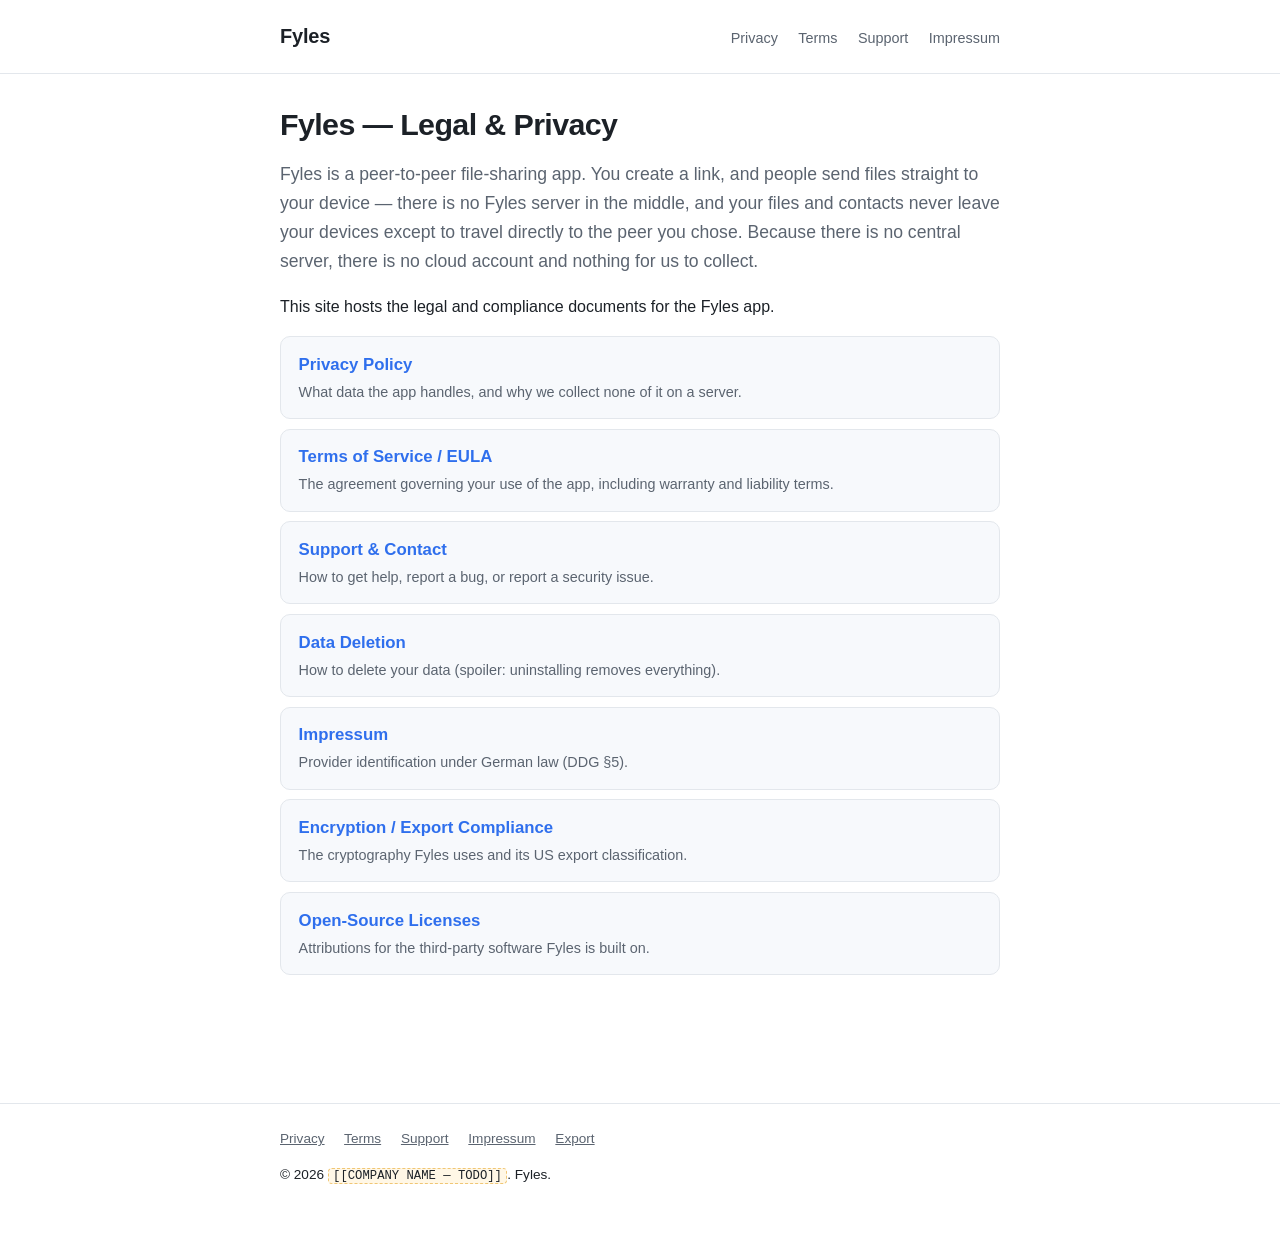
<file: website/index.html>
<!DOCTYPE html>
<html lang="en">
<head>
  <meta charset="utf-8">
  <meta name="viewport" content="width=device-width, initial-scale=1">
  <title>Fyles — Legal &amp; Privacy</title>
  <meta name="description" content="Privacy policy, terms, support and compliance information for Fyles, the peer-to-peer file-sharing app.">
  <link rel="stylesheet" href="style.css">
</head>
<body>
  <header class="site">
    <div class="wrap">
      <a class="brand" href="index.html">Fyles</a>
      <nav class="top">
        <a href="privacy.html">Privacy</a>
        <a href="terms.html">Terms</a>
        <a href="support.html">Support</a>
        <a href="impressum.html">Impressum</a>
      </nav>
    </div>
  </header>

  <main class="wrap">
    <h1>Fyles — Legal &amp; Privacy</h1>
    <p class="lede">
      Fyles is a peer-to-peer file-sharing app. You create a link, and people send
      files straight to your device — there is no Fyles server in the middle, and your
      files and contacts never leave your devices except to travel directly to the peer
      you chose. Because there is no central server, there is no cloud account and
      nothing for us to collect.
    </p>

    <p>This site hosts the legal and compliance documents for the Fyles app.</p>

    <ul class="links">
      <li>
        <a href="privacy.html">Privacy Policy</a>
        <span class="why">What data the app handles, and why we collect none of it on a server.</span>
      </li>
      <li>
        <a href="terms.html">Terms of Service / EULA</a>
        <span class="why">The agreement governing your use of the app, including warranty and liability terms.</span>
      </li>
      <li>
        <a href="support.html">Support &amp; Contact</a>
        <span class="why">How to get help, report a bug, or report a security issue.</span>
      </li>
      <li>
        <a href="data-deletion.html">Data Deletion</a>
        <span class="why">How to delete your data (spoiler: uninstalling removes everything).</span>
      </li>
      <li>
        <a href="impressum.html">Impressum</a>
        <span class="why">Provider identification under German law (DDG §5).</span>
      </li>
      <li>
        <a href="export-compliance.html">Encryption / Export Compliance</a>
        <span class="why">The cryptography Fyles uses and its US export classification.</span>
      </li>
      <li>
        <a href="licenses.html">Open-Source Licenses</a>
        <span class="why">Attributions for the third-party software Fyles is built on.</span>
      </li>
    </ul>
  </main>

  <footer class="site">
    <div class="wrap">
      <a href="privacy.html">Privacy</a>
      <a href="terms.html">Terms</a>
      <a href="support.html">Support</a>
      <a href="impressum.html">Impressum</a>
      <a href="export-compliance.html">Export</a>
      <p>© 2026 <span class="todo">[[COMPANY NAME — TODO]]</span>. Fyles.</p>
    </div>
  </footer>
</body>
</html>
</file>
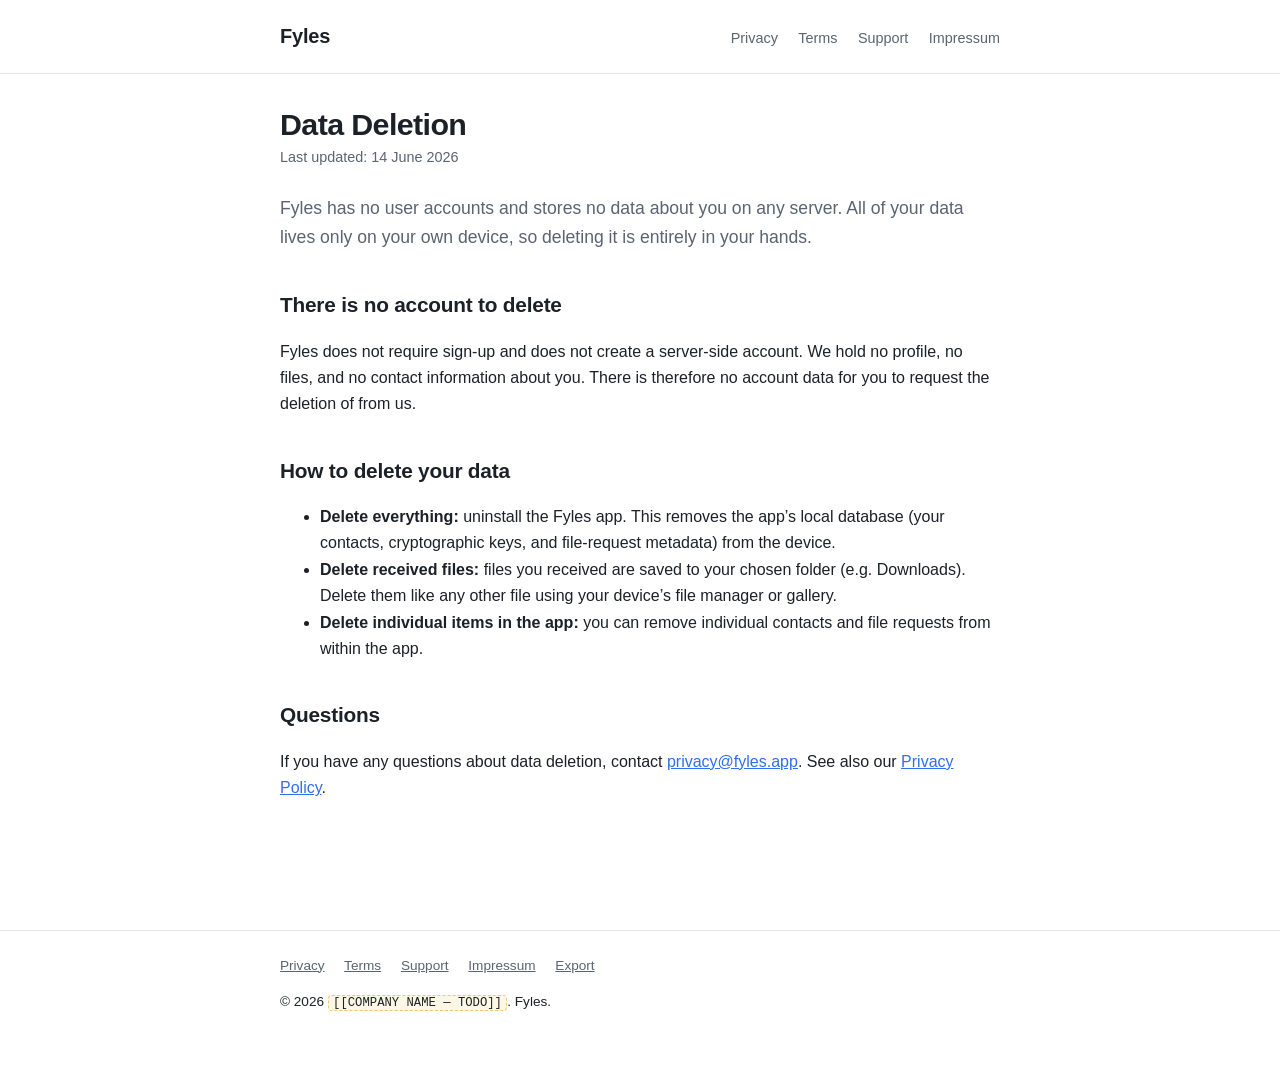
<file: website/data-deletion.html>
<!DOCTYPE html>
<html lang="en">
<head>
  <meta charset="utf-8">
  <meta name="viewport" content="width=device-width, initial-scale=1">
  <title>Data Deletion — Fyles</title>
  <meta name="description" content="How to delete your data from the Fyles app.">
  <link rel="stylesheet" href="style.css">
</head>
<body>
  <header class="site">
    <div class="wrap">
      <a class="brand" href="index.html">Fyles</a>
      <nav class="top">
        <a href="privacy.html">Privacy</a>
        <a href="terms.html">Terms</a>
        <a href="support.html">Support</a>
        <a href="impressum.html">Impressum</a>
      </nav>
    </div>
  </header>

  <main class="wrap">
    <h1>Data Deletion</h1>
    <p class="updated">Last updated: 14 June 2026</p>

    <p class="lede">
      Fyles has no user accounts and stores no data about you on any server. All of your
      data lives only on your own device, so deleting it is entirely in your hands.
    </p>

    <h2>There is no account to delete</h2>
    <p>
      Fyles does not require sign-up and does not create a server-side account. We hold no
      profile, no files, and no contact information about you. There is therefore no account
      data for you to request the deletion of from us.
    </p>

    <h2>How to delete your data</h2>
    <ul>
      <li>
        <strong>Delete everything:</strong> uninstall the Fyles app. This removes the app’s
        local database (your contacts, cryptographic keys, and file-request metadata) from
        the device.
      </li>
      <li>
        <strong>Delete received files:</strong> files you received are saved to your chosen
        folder (e.g. Downloads). Delete them like any other file using your device’s file
        manager or gallery.
      </li>
      <li>
        <strong>Delete individual items in the app:</strong> you can remove individual
        contacts and file requests from within the app.
      </li>
    </ul>

    <h2>Questions</h2>
    <p>
      If you have any questions about data deletion, contact
      <a href="mailto:privacy@fyles.app">privacy@fyles.app</a>. See also our
      <a href="privacy.html">Privacy Policy</a>.
    </p>
  </main>

  <footer class="site">
    <div class="wrap">
      <a href="privacy.html">Privacy</a>
      <a href="terms.html">Terms</a>
      <a href="support.html">Support</a>
      <a href="impressum.html">Impressum</a>
      <a href="export-compliance.html">Export</a>
      <p>© 2026 <span class="todo">[[COMPANY NAME — TODO]]</span>. Fyles.</p>
    </div>
  </footer>
</body>
</html>
</file>
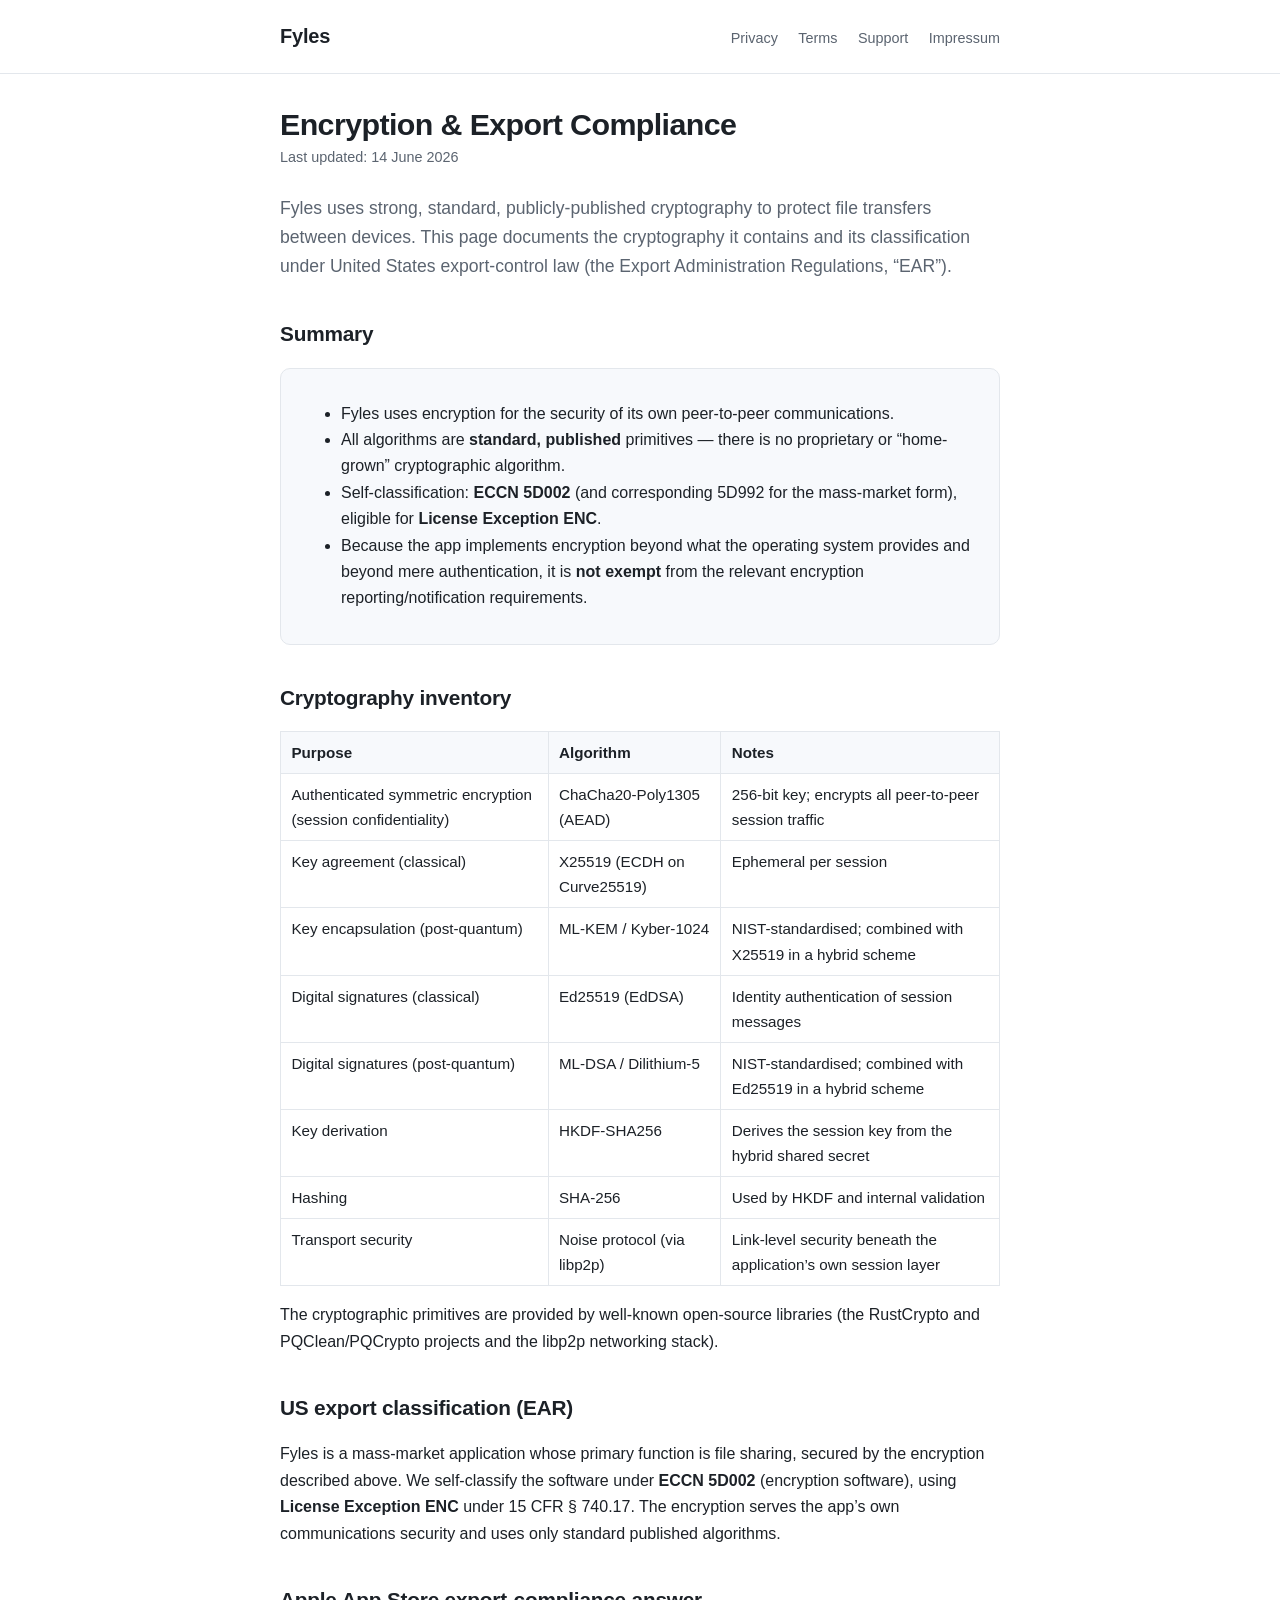
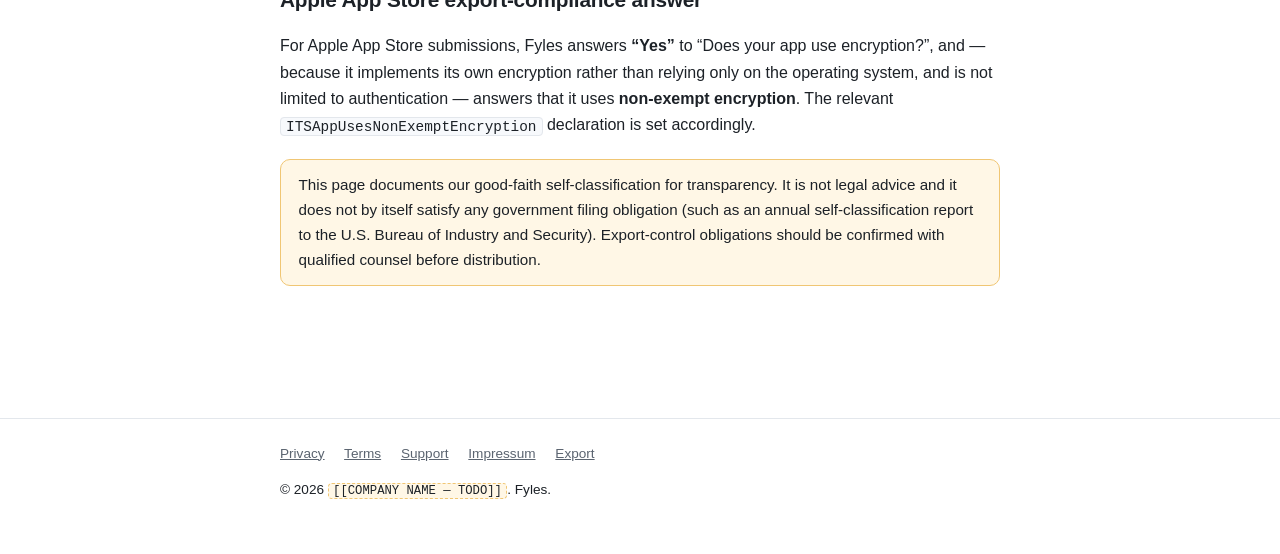
<file: website/export-compliance.html>
<!DOCTYPE html>
<html lang="en">
<head>
  <meta charset="utf-8">
  <meta name="viewport" content="width=device-width, initial-scale=1">
  <title>Encryption &amp; Export Compliance — Fyles</title>
  <meta name="description" content="Cryptography used by Fyles and its US export classification.">
  <link rel="stylesheet" href="style.css">
</head>
<body>
  <header class="site">
    <div class="wrap">
      <a class="brand" href="index.html">Fyles</a>
      <nav class="top">
        <a href="privacy.html">Privacy</a>
        <a href="terms.html">Terms</a>
        <a href="support.html">Support</a>
        <a href="impressum.html">Impressum</a>
      </nav>
    </div>
  </header>

  <main class="wrap">
    <h1>Encryption &amp; Export Compliance</h1>
    <p class="updated">Last updated: 14 June 2026</p>

    <p class="lede">
      Fyles uses strong, standard, publicly-published cryptography to protect file transfers
      between devices. This page documents the cryptography it contains and its
      classification under United States export-control law (the Export Administration
      Regulations, “EAR”).
    </p>

    <h2>Summary</h2>
    <div class="card">
      <ul>
        <li>Fyles uses encryption for the security of its own peer-to-peer communications.</li>
        <li>All algorithms are <strong>standard, published</strong> primitives — there is no
          proprietary or “home-grown” cryptographic algorithm.</li>
        <li>Self-classification: <strong>ECCN 5D002</strong> (and corresponding 5D992 for the
          mass-market form), eligible for <strong>License Exception ENC</strong>.</li>
        <li>Because the app implements encryption beyond what the operating system provides
          and beyond mere authentication, it is <strong>not exempt</strong> from the relevant
          encryption reporting/notification requirements.</li>
      </ul>
    </div>

    <h2>Cryptography inventory</h2>
    <table>
      <tr><th>Purpose</th><th>Algorithm</th><th>Notes</th></tr>
      <tr>
        <td>Authenticated symmetric encryption (session confidentiality)</td>
        <td>ChaCha20-Poly1305 (AEAD)</td>
        <td>256-bit key; encrypts all peer-to-peer session traffic</td>
      </tr>
      <tr>
        <td>Key agreement (classical)</td>
        <td>X25519 (ECDH on Curve25519)</td>
        <td>Ephemeral per session</td>
      </tr>
      <tr>
        <td>Key encapsulation (post-quantum)</td>
        <td>ML-KEM / Kyber-1024</td>
        <td>NIST-standardised; combined with X25519 in a hybrid scheme</td>
      </tr>
      <tr>
        <td>Digital signatures (classical)</td>
        <td>Ed25519 (EdDSA)</td>
        <td>Identity authentication of session messages</td>
      </tr>
      <tr>
        <td>Digital signatures (post-quantum)</td>
        <td>ML-DSA / Dilithium-5</td>
        <td>NIST-standardised; combined with Ed25519 in a hybrid scheme</td>
      </tr>
      <tr>
        <td>Key derivation</td>
        <td>HKDF-SHA256</td>
        <td>Derives the session key from the hybrid shared secret</td>
      </tr>
      <tr>
        <td>Hashing</td>
        <td>SHA-256</td>
        <td>Used by HKDF and internal validation</td>
      </tr>
      <tr>
        <td>Transport security</td>
        <td>Noise protocol (via libp2p)</td>
        <td>Link-level security beneath the application’s own session layer</td>
      </tr>
    </table>
    <p>
      The cryptographic primitives are provided by well-known open-source libraries
      (the RustCrypto and PQClean/PQCrypto projects and the libp2p networking stack).
    </p>

    <h2>US export classification (EAR)</h2>
    <p>
      Fyles is a mass-market application whose primary function is file sharing, secured by
      the encryption described above. We self-classify the software under
      <strong>ECCN 5D002</strong> (encryption software), using
      <strong>License Exception ENC</strong> under 15 CFR § 740.17. The encryption serves the
      app’s own communications security and uses only standard published algorithms.
    </p>

    <h2>Apple App Store export-compliance answer</h2>
    <p>
      For Apple App Store submissions, Fyles answers <strong>“Yes”</strong> to “Does your app
      use encryption?”, and — because it implements its own encryption rather than relying
      only on the operating system, and is not limited to authentication — answers that it
      uses <strong>non-exempt encryption</strong>. The relevant
      <code>ITSAppUsesNonExemptEncryption</code> declaration is set accordingly.
    </p>

    <p class="note">
      This page documents our good-faith self-classification for transparency. It is not
      legal advice and it does not by itself satisfy any government filing obligation (such
      as an annual self-classification report to the U.S. Bureau of Industry and Security).
      Export-control obligations should be confirmed with qualified counsel before
      distribution.
    </p>
  </main>

  <footer class="site">
    <div class="wrap">
      <a href="privacy.html">Privacy</a>
      <a href="terms.html">Terms</a>
      <a href="support.html">Support</a>
      <a href="impressum.html">Impressum</a>
      <a href="export-compliance.html">Export</a>
      <p>© 2026 <span class="todo">[[COMPANY NAME — TODO]]</span>. Fyles.</p>
    </div>
  </footer>
</body>
</html>
</file>
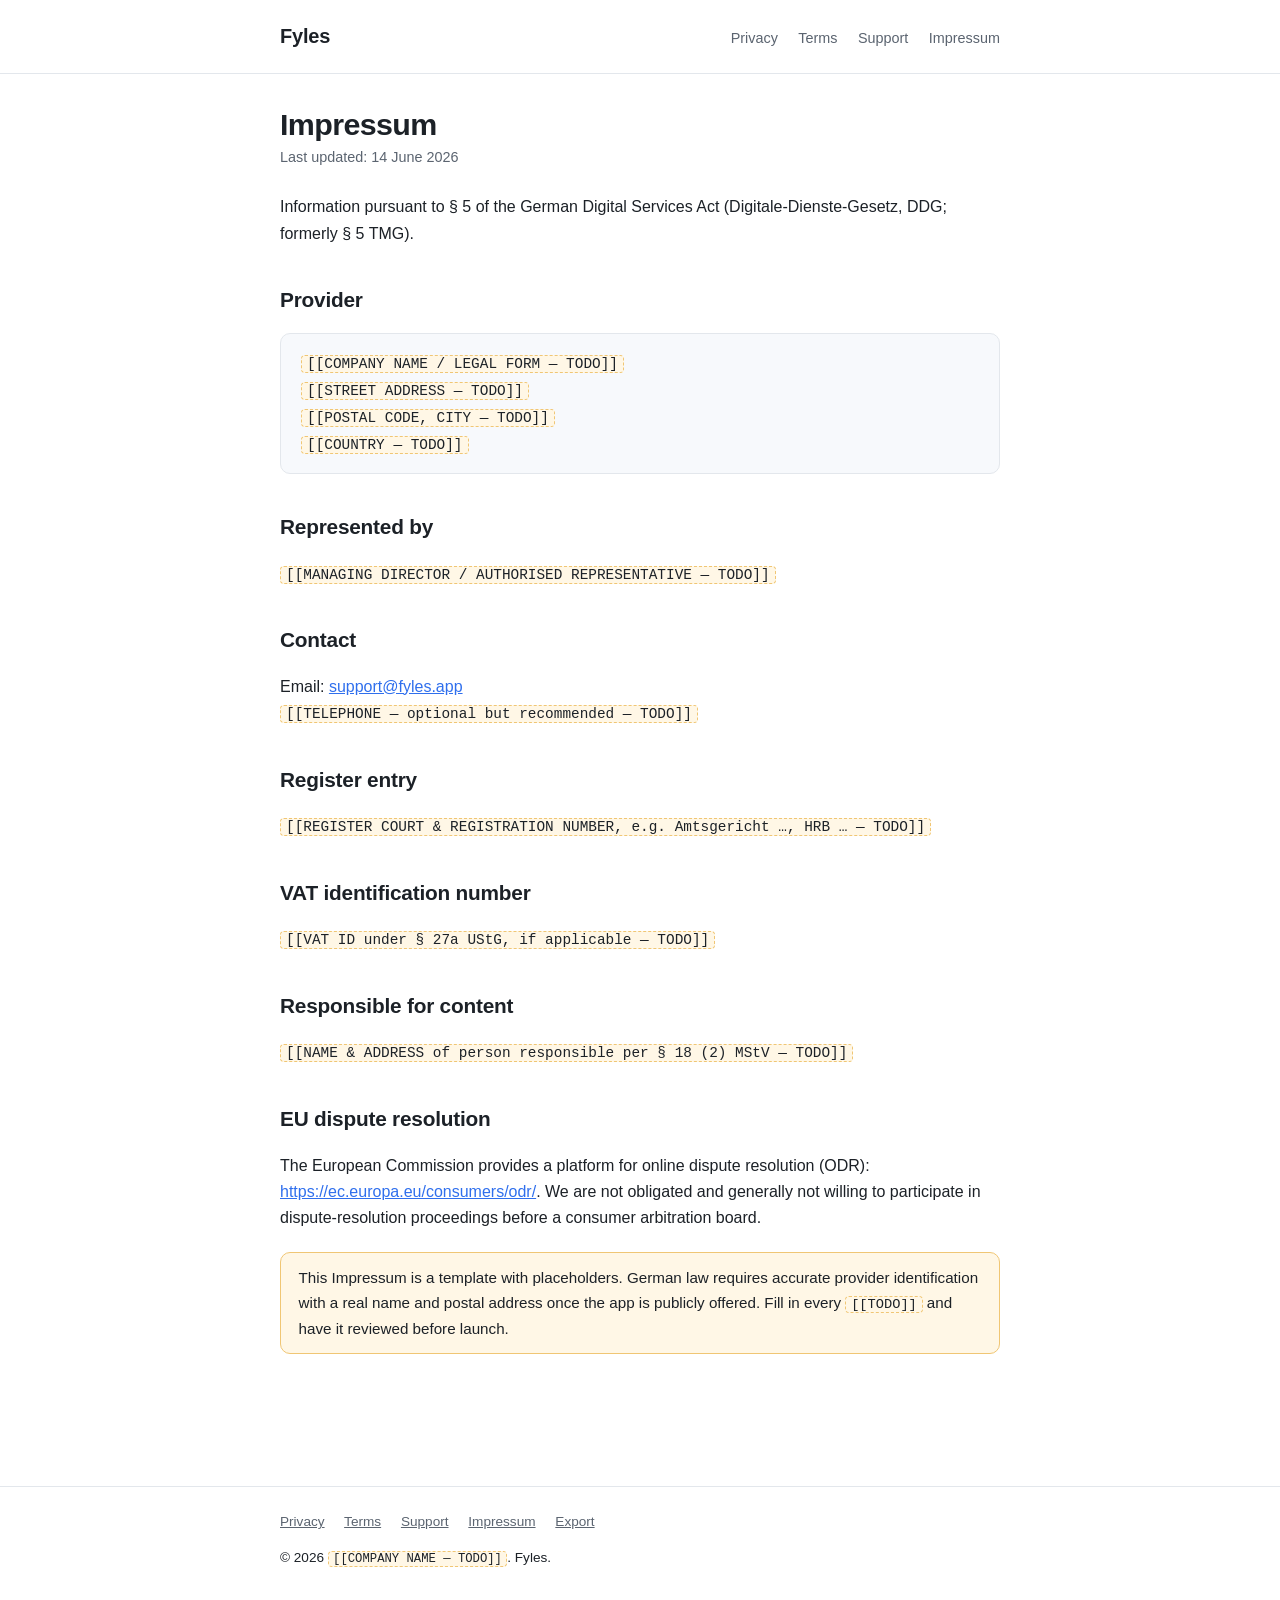
<file: website/impressum.html>
<!DOCTYPE html>
<html lang="en">
<head>
  <meta charset="utf-8">
  <meta name="viewport" content="width=device-width, initial-scale=1">
  <title>Impressum — Fyles</title>
  <meta name="description" content="Provider identification (Impressum) for the Fyles app under German law.">
  <link rel="stylesheet" href="style.css">
</head>
<body>
  <header class="site">
    <div class="wrap">
      <a class="brand" href="index.html">Fyles</a>
      <nav class="top">
        <a href="privacy.html">Privacy</a>
        <a href="terms.html">Terms</a>
        <a href="support.html">Support</a>
        <a href="impressum.html">Impressum</a>
      </nav>
    </div>
  </header>

  <main class="wrap">
    <h1>Impressum</h1>
    <p class="updated">Last updated: 14 June 2026</p>

    <p>
      Information pursuant to § 5 of the German Digital Services Act
      (Digitale-Dienste-Gesetz, DDG; formerly § 5 TMG).
    </p>

    <h2>Provider</h2>
    <div class="card">
      <span class="todo">[[COMPANY NAME / LEGAL FORM — TODO]]</span><br>
      <span class="todo">[[STREET ADDRESS — TODO]]</span><br>
      <span class="todo">[[POSTAL CODE, CITY — TODO]]</span><br>
      <span class="todo">[[COUNTRY — TODO]]</span>
    </div>

    <h2>Represented by</h2>
    <p><span class="todo">[[MANAGING DIRECTOR / AUTHORISED REPRESENTATIVE — TODO]]</span></p>

    <h2>Contact</h2>
    <p>
      Email: <a href="mailto:support@fyles.app">support@fyles.app</a><br>
      <span class="todo">[[TELEPHONE — optional but recommended — TODO]]</span>
    </p>

    <h2>Register entry</h2>
    <p>
      <span class="todo">[[REGISTER COURT &amp; REGISTRATION NUMBER, e.g. Amtsgericht …, HRB … — TODO]]</span>
    </p>

    <h2>VAT identification number</h2>
    <p>
      <span class="todo">[[VAT ID under § 27a UStG, if applicable — TODO]]</span>
    </p>

    <h2>Responsible for content</h2>
    <p>
      <span class="todo">[[NAME &amp; ADDRESS of person responsible per § 18 (2) MStV — TODO]]</span>
    </p>

    <h2>EU dispute resolution</h2>
    <p>
      The European Commission provides a platform for online dispute resolution (ODR):
      <a href="https://ec.europa.eu/consumers/odr/">https://ec.europa.eu/consumers/odr/</a>.
      We are not obligated and generally not willing to participate in dispute-resolution
      proceedings before a consumer arbitration board.
    </p>

    <p class="note">
      This Impressum is a template with placeholders. German law requires accurate provider
      identification with a real name and postal address once the app is publicly offered.
      Fill in every <span class="todo">[[TODO]]</span> and have it reviewed before launch.
    </p>
  </main>

  <footer class="site">
    <div class="wrap">
      <a href="privacy.html">Privacy</a>
      <a href="terms.html">Terms</a>
      <a href="support.html">Support</a>
      <a href="impressum.html">Impressum</a>
      <a href="export-compliance.html">Export</a>
      <p>© 2026 <span class="todo">[[COMPANY NAME — TODO]]</span>. Fyles.</p>
    </div>
  </footer>
</body>
</html>
</file>
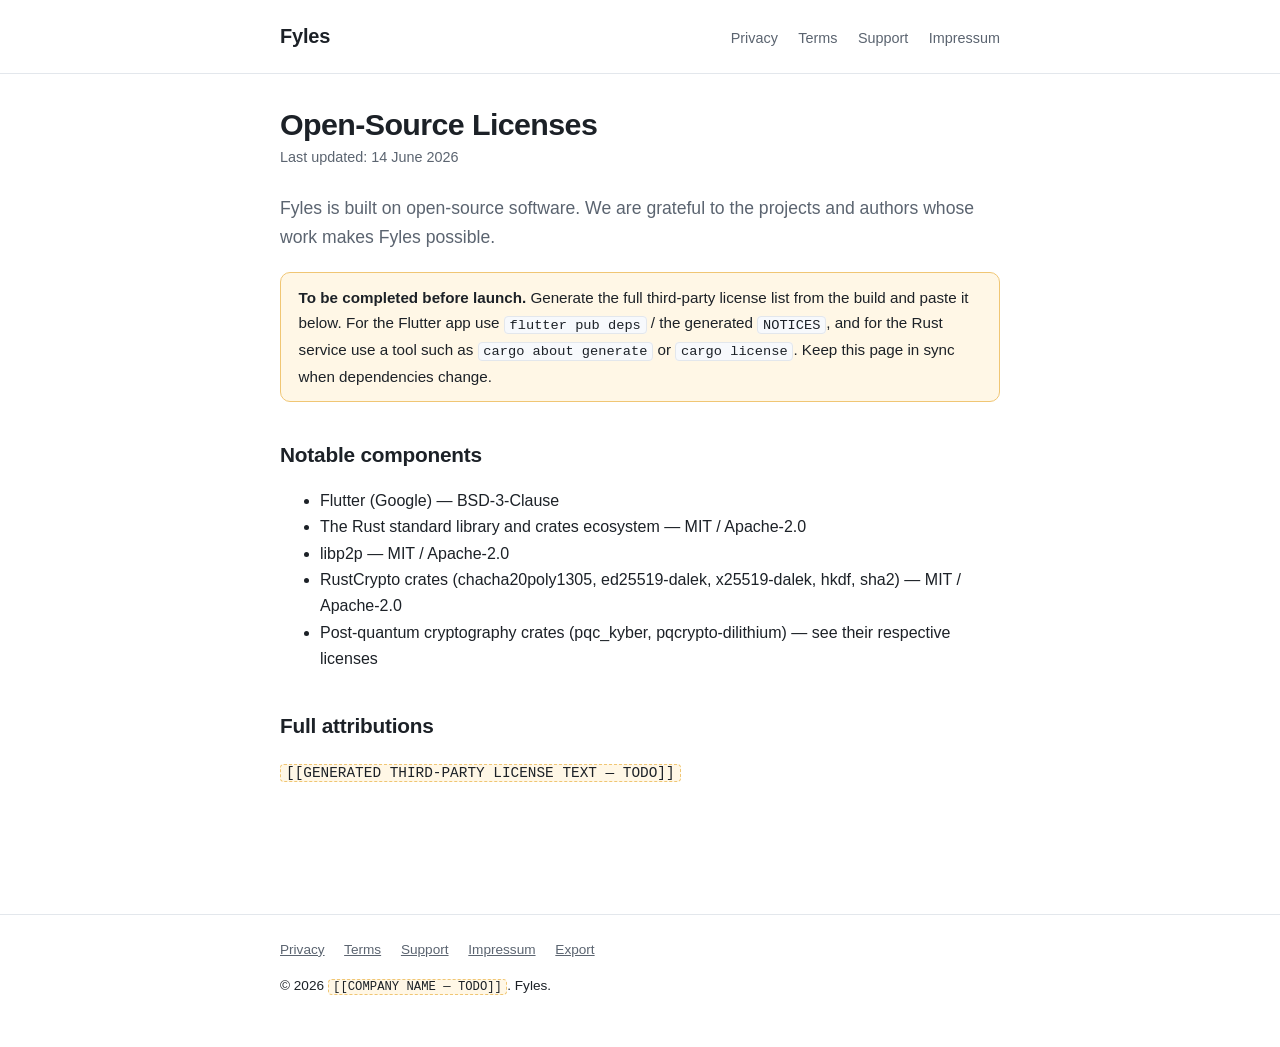
<file: website/licenses.html>
<!DOCTYPE html>
<html lang="en">
<head>
  <meta charset="utf-8">
  <meta name="viewport" content="width=device-width, initial-scale=1">
  <title>Open-Source Licenses — Fyles</title>
  <meta name="description" content="Third-party open-source license attributions for the Fyles app.">
  <link rel="stylesheet" href="style.css">
</head>
<body>
  <header class="site">
    <div class="wrap">
      <a class="brand" href="index.html">Fyles</a>
      <nav class="top">
        <a href="privacy.html">Privacy</a>
        <a href="terms.html">Terms</a>
        <a href="support.html">Support</a>
        <a href="impressum.html">Impressum</a>
      </nav>
    </div>
  </header>

  <main class="wrap">
    <h1>Open-Source Licenses</h1>
    <p class="updated">Last updated: 14 June 2026</p>

    <p class="lede">
      Fyles is built on open-source software. We are grateful to the projects and authors
      whose work makes Fyles possible.
    </p>

    <p class="note">
      <strong>To be completed before launch.</strong> Generate the full third-party license
      list from the build and paste it below. For the Flutter app use
      <code>flutter pub deps</code> / the generated <code>NOTICES</code>, and for the Rust
      service use a tool such as <code>cargo about generate</code> or
      <code>cargo license</code>. Keep this page in sync when dependencies change.
    </p>

    <h2>Notable components</h2>
    <ul>
      <li>Flutter (Google) — BSD-3-Clause</li>
      <li>The Rust standard library and crates ecosystem — MIT / Apache-2.0</li>
      <li>libp2p — MIT / Apache-2.0</li>
      <li>RustCrypto crates (chacha20poly1305, ed25519-dalek, x25519-dalek, hkdf, sha2) — MIT / Apache-2.0</li>
      <li>Post-quantum cryptography crates (pqc_kyber, pqcrypto-dilithium) — see their respective licenses</li>
    </ul>

    <h2>Full attributions</h2>
    <p><span class="todo">[[GENERATED THIRD-PARTY LICENSE TEXT — TODO]]</span></p>
  </main>

  <footer class="site">
    <div class="wrap">
      <a href="privacy.html">Privacy</a>
      <a href="terms.html">Terms</a>
      <a href="support.html">Support</a>
      <a href="impressum.html">Impressum</a>
      <a href="export-compliance.html">Export</a>
      <p>© 2026 <span class="todo">[[COMPANY NAME — TODO]]</span>. Fyles.</p>
    </div>
  </footer>
</body>
</html>
</file>
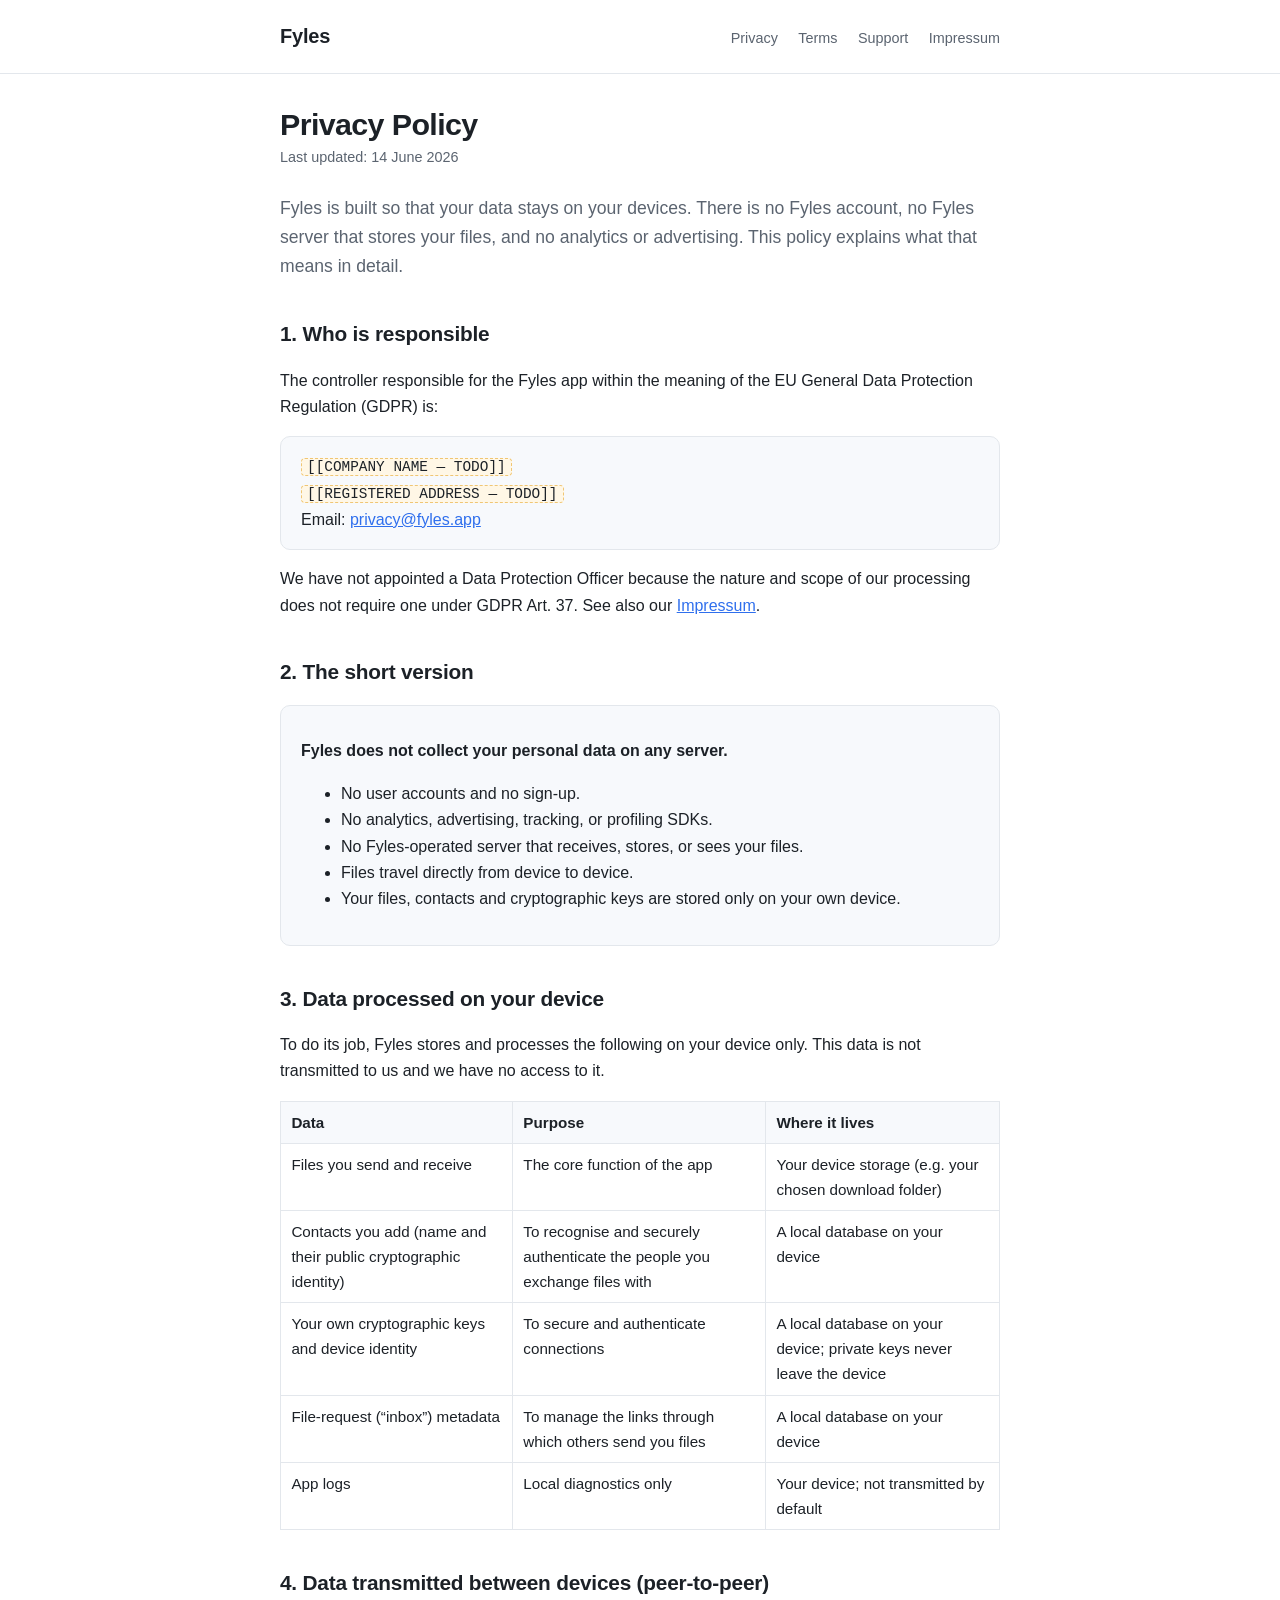
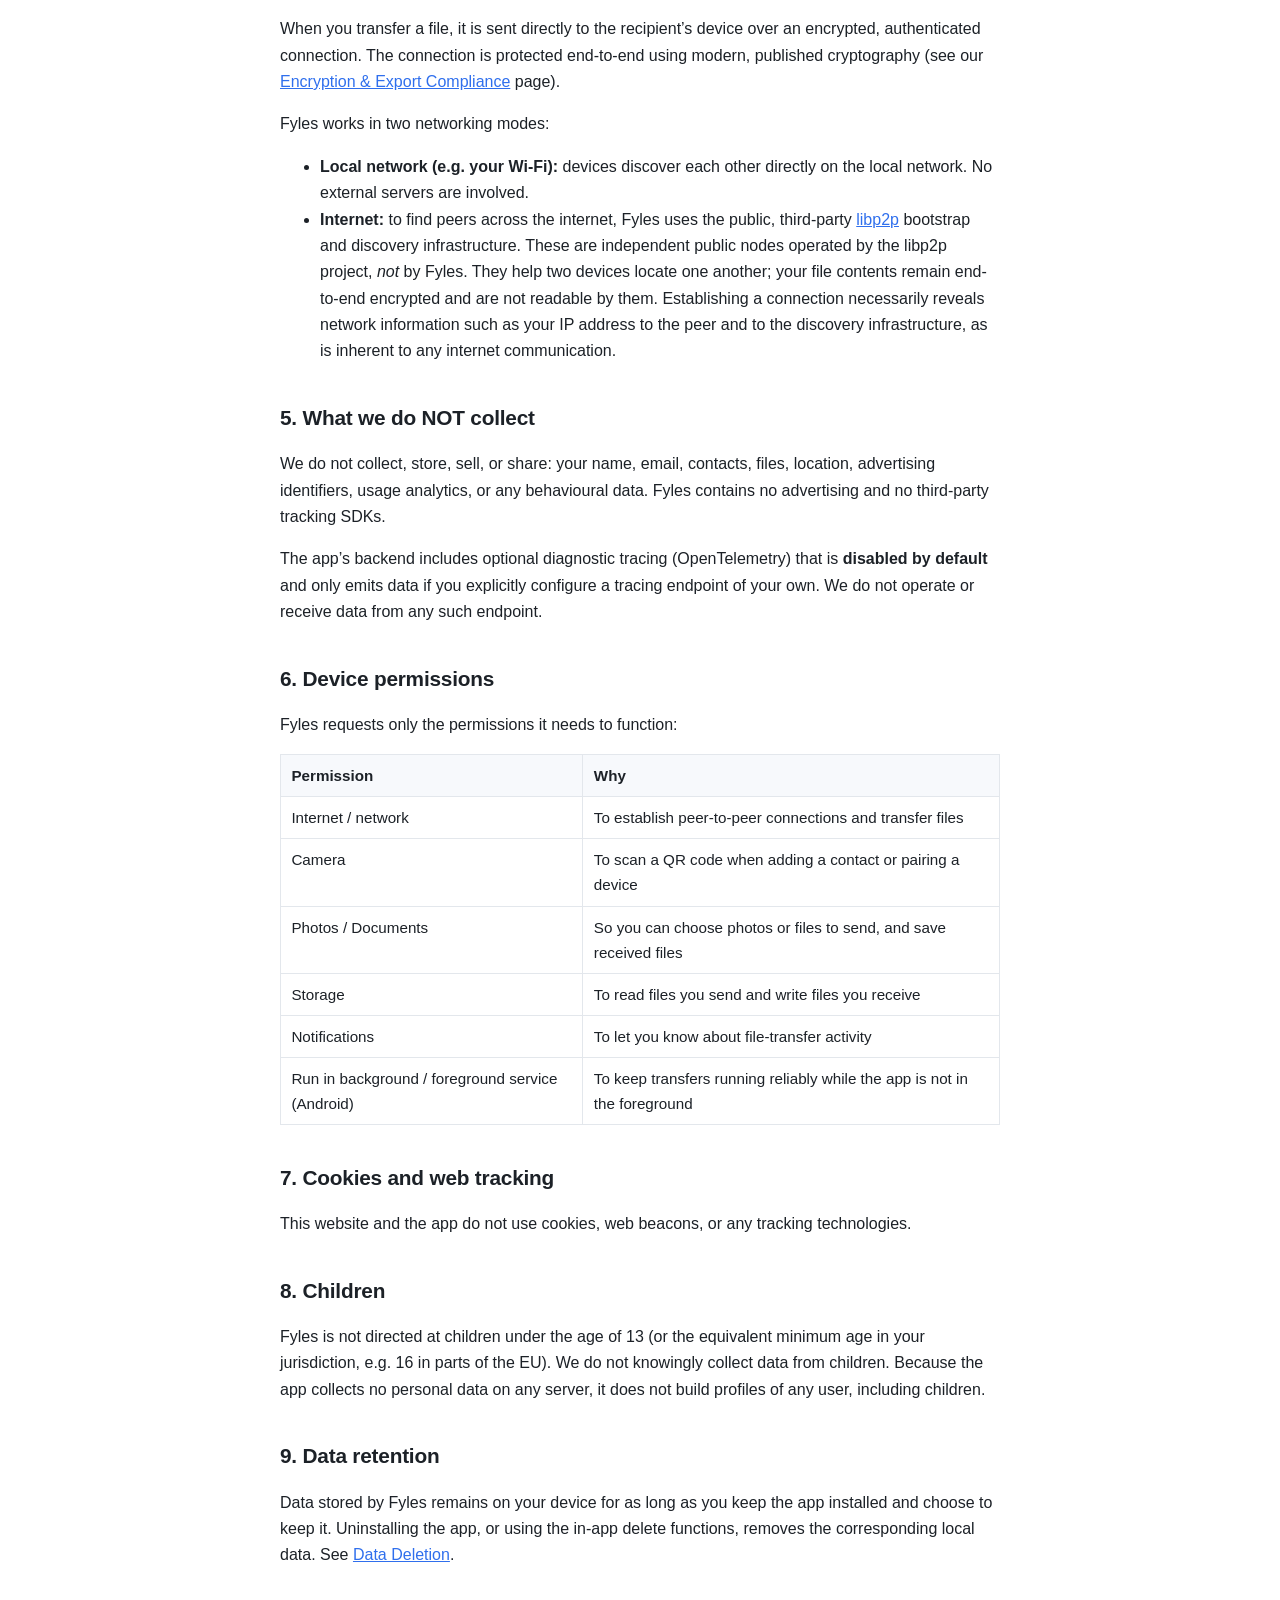
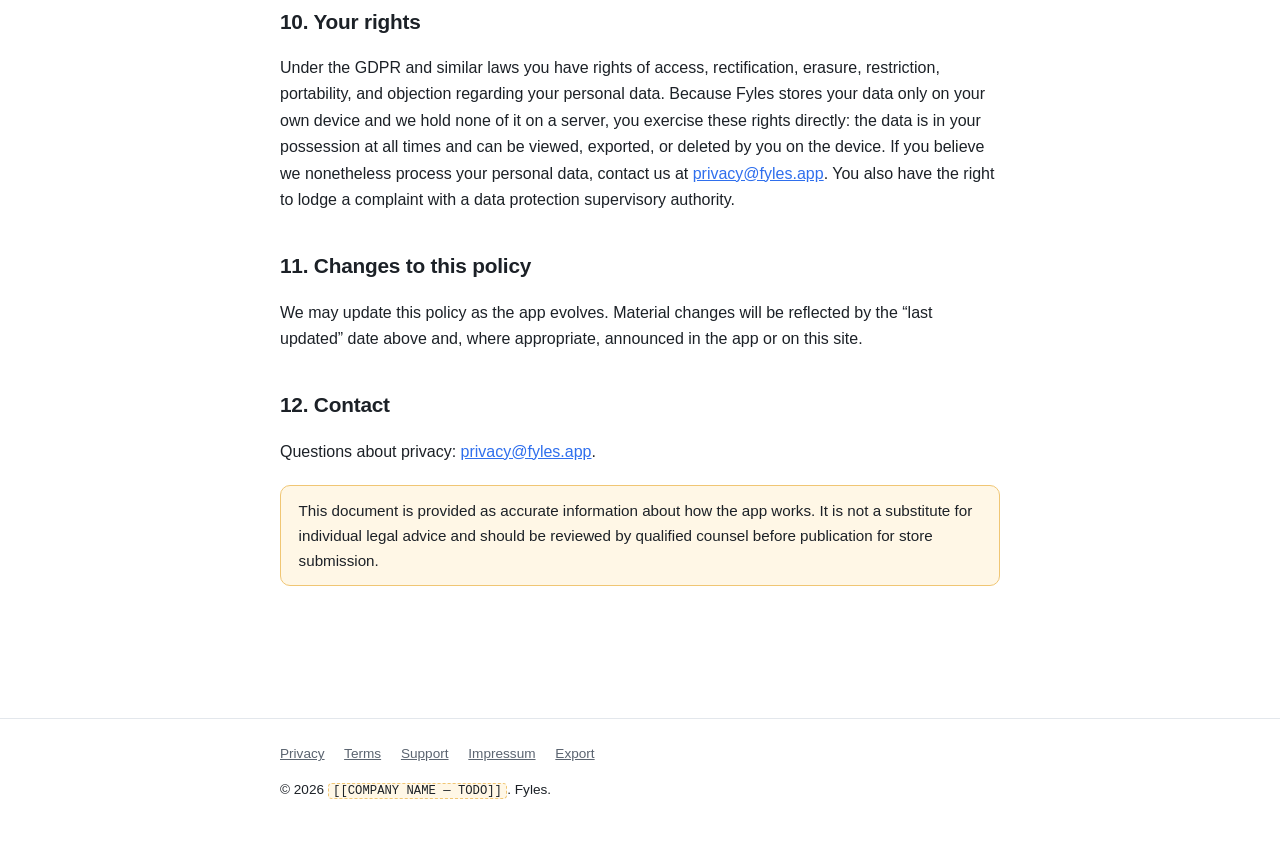
<file: website/privacy.html>
<!DOCTYPE html>
<html lang="en">
<head>
  <meta charset="utf-8">
  <meta name="viewport" content="width=device-width, initial-scale=1">
  <title>Privacy Policy — Fyles</title>
  <meta name="description" content="Privacy policy for the Fyles peer-to-peer file-sharing app.">
  <link rel="stylesheet" href="style.css">
</head>
<body>
  <header class="site">
    <div class="wrap">
      <a class="brand" href="index.html">Fyles</a>
      <nav class="top">
        <a href="privacy.html">Privacy</a>
        <a href="terms.html">Terms</a>
        <a href="support.html">Support</a>
        <a href="impressum.html">Impressum</a>
      </nav>
    </div>
  </header>

  <main class="wrap">
    <h1>Privacy Policy</h1>
    <p class="updated">Last updated: 14 June 2026</p>

    <p class="lede">
      Fyles is built so that your data stays on your devices. There is no Fyles account,
      no Fyles server that stores your files, and no analytics or advertising. This policy
      explains what that means in detail.
    </p>

    <h2>1. Who is responsible</h2>
    <p>
      The controller responsible for the Fyles app within the meaning of the EU General
      Data Protection Regulation (GDPR) is:
    </p>
    <div class="card">
      <span class="todo">[[COMPANY NAME — TODO]]</span><br>
      <span class="todo">[[REGISTERED ADDRESS — TODO]]</span><br>
      Email: <a href="mailto:privacy@fyles.app">privacy@fyles.app</a>
    </div>
    <p>
      We have not appointed a Data Protection Officer because the nature and scope of our
      processing does not require one under GDPR Art. 37. See also our
      <a href="impressum.html">Impressum</a>.
    </p>

    <h2>2. The short version</h2>
    <div class="card">
      <p><strong>Fyles does not collect your personal data on any server.</strong></p>
      <ul>
        <li>No user accounts and no sign-up.</li>
        <li>No analytics, advertising, tracking, or profiling SDKs.</li>
        <li>No Fyles-operated server that receives, stores, or sees your files.</li>
        <li>Files travel directly from device to device.</li>
        <li>Your files, contacts and cryptographic keys are stored only on your own device.</li>
      </ul>
    </div>

    <h2>3. Data processed on your device</h2>
    <p>
      To do its job, Fyles stores and processes the following on your device only. This
      data is not transmitted to us and we have no access to it.
    </p>
    <table>
      <tr><th>Data</th><th>Purpose</th><th>Where it lives</th></tr>
      <tr>
        <td>Files you send and receive</td>
        <td>The core function of the app</td>
        <td>Your device storage (e.g. your chosen download folder)</td>
      </tr>
      <tr>
        <td>Contacts you add (name and their public cryptographic identity)</td>
        <td>To recognise and securely authenticate the people you exchange files with</td>
        <td>A local database on your device</td>
      </tr>
      <tr>
        <td>Your own cryptographic keys and device identity</td>
        <td>To secure and authenticate connections</td>
        <td>A local database on your device; private keys never leave the device</td>
      </tr>
      <tr>
        <td>File-request (“inbox”) metadata</td>
        <td>To manage the links through which others send you files</td>
        <td>A local database on your device</td>
      </tr>
      <tr>
        <td>App logs</td>
        <td>Local diagnostics only</td>
        <td>Your device; not transmitted by default</td>
      </tr>
    </table>

    <h2>4. Data transmitted between devices (peer-to-peer)</h2>
    <p>
      When you transfer a file, it is sent directly to the recipient’s device over an
      encrypted, authenticated connection. The connection is protected end-to-end using
      modern, published cryptography (see our
      <a href="export-compliance.html">Encryption &amp; Export Compliance</a> page).
    </p>
    <p>
      Fyles works in two networking modes:
    </p>
    <ul>
      <li>
        <strong>Local network (e.g. your Wi-Fi):</strong> devices discover each other
        directly on the local network. No external servers are involved.
      </li>
      <li>
        <strong>Internet:</strong> to find peers across the internet, Fyles uses the
        public, third-party <a href="https://libp2p.io/">libp2p</a> bootstrap and
        discovery infrastructure. These are independent public nodes operated by the
        libp2p project, <em>not</em> by Fyles. They help two devices locate one another;
        your file contents remain end-to-end encrypted and are not readable by them.
        Establishing a connection necessarily reveals network information such as your IP
        address to the peer and to the discovery infrastructure, as is inherent to any
        internet communication.
      </li>
    </ul>

    <h2>5. What we do NOT collect</h2>
    <p>
      We do not collect, store, sell, or share: your name, email, contacts, files,
      location, advertising identifiers, usage analytics, or any behavioural data. Fyles
      contains no advertising and no third-party tracking SDKs.
    </p>
    <p>
      The app’s backend includes optional diagnostic tracing (OpenTelemetry) that is
      <strong>disabled by default</strong> and only emits data if you explicitly configure
      a tracing endpoint of your own. We do not operate or receive data from any such
      endpoint.
    </p>

    <h2>6. Device permissions</h2>
    <p>Fyles requests only the permissions it needs to function:</p>
    <table>
      <tr><th>Permission</th><th>Why</th></tr>
      <tr><td>Internet / network</td><td>To establish peer-to-peer connections and transfer files</td></tr>
      <tr><td>Camera</td><td>To scan a QR code when adding a contact or pairing a device</td></tr>
      <tr><td>Photos / Documents</td><td>So you can choose photos or files to send, and save received files</td></tr>
      <tr><td>Storage</td><td>To read files you send and write files you receive</td></tr>
      <tr><td>Notifications</td><td>To let you know about file-transfer activity</td></tr>
      <tr><td>Run in background / foreground service (Android)</td><td>To keep transfers running reliably while the app is not in the foreground</td></tr>
    </table>

    <h2>7. Cookies and web tracking</h2>
    <p>
      This website and the app do not use cookies, web beacons, or any tracking
      technologies.
    </p>

    <h2>8. Children</h2>
    <p>
      Fyles is not directed at children under the age of 13 (or the equivalent minimum age
      in your jurisdiction, e.g. 16 in parts of the EU). We do not knowingly collect data
      from children. Because the app collects no personal data on any server, it does not
      build profiles of any user, including children.
    </p>

    <h2>9. Data retention</h2>
    <p>
      Data stored by Fyles remains on your device for as long as you keep the app
      installed and choose to keep it. Uninstalling the app, or using the in-app delete
      functions, removes the corresponding local data. See
      <a href="data-deletion.html">Data Deletion</a>.
    </p>

    <h2>10. Your rights</h2>
    <p>
      Under the GDPR and similar laws you have rights of access, rectification, erasure,
      restriction, portability, and objection regarding your personal data. Because Fyles
      stores your data only on your own device and we hold none of it on a server, you
      exercise these rights directly: the data is in your possession at all times and can
      be viewed, exported, or deleted by you on the device. If you believe we nonetheless
      process your personal data, contact us at
      <a href="mailto:privacy@fyles.app">privacy@fyles.app</a>. You also have the right to
      lodge a complaint with a data protection supervisory authority.
    </p>

    <h2>11. Changes to this policy</h2>
    <p>
      We may update this policy as the app evolves. Material changes will be reflected by
      the “last updated” date above and, where appropriate, announced in the app or on this
      site.
    </p>

    <h2>12. Contact</h2>
    <p>
      Questions about privacy: <a href="mailto:privacy@fyles.app">privacy@fyles.app</a>.
    </p>

    <p class="note">
      This document is provided as accurate information about how the app works. It is not
      a substitute for individual legal advice and should be reviewed by qualified counsel
      before publication for store submission.
    </p>
  </main>

  <footer class="site">
    <div class="wrap">
      <a href="privacy.html">Privacy</a>
      <a href="terms.html">Terms</a>
      <a href="support.html">Support</a>
      <a href="impressum.html">Impressum</a>
      <a href="export-compliance.html">Export</a>
      <p>© 2026 <span class="todo">[[COMPANY NAME — TODO]]</span>. Fyles.</p>
    </div>
  </footer>
</body>
</html>
</file>
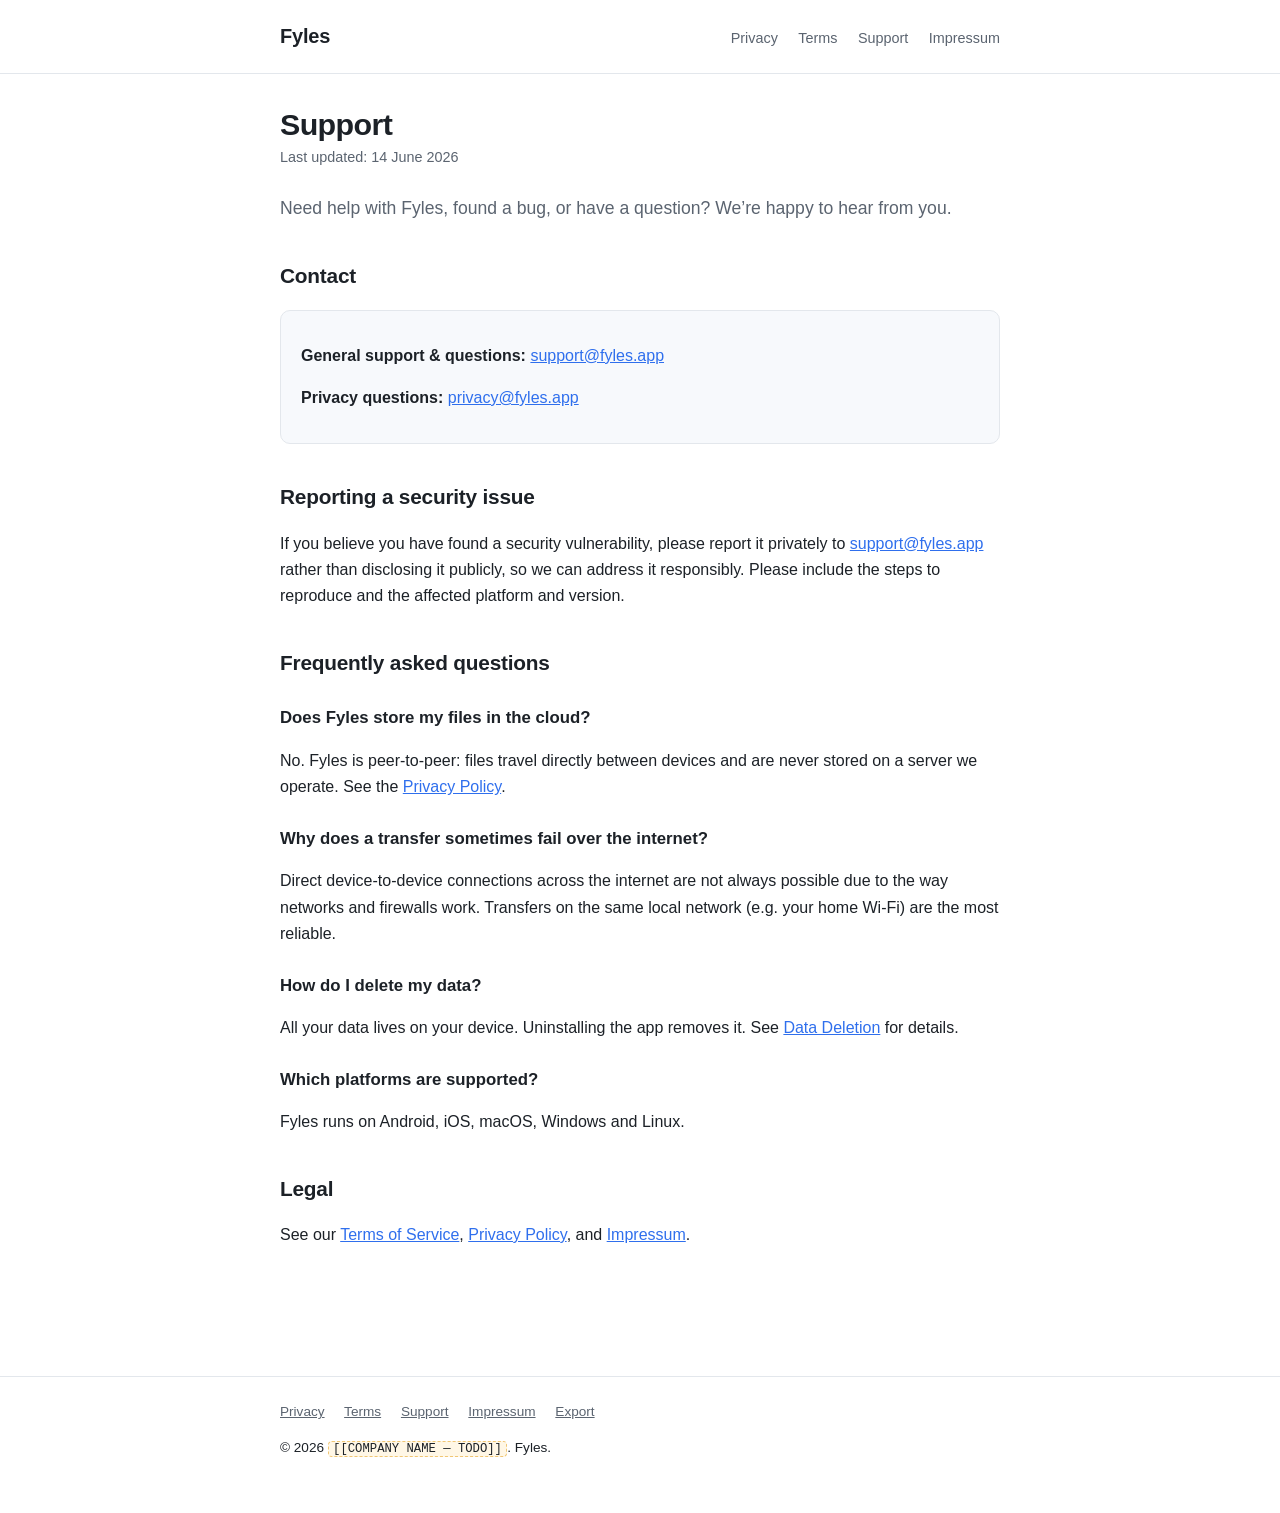
<file: website/support.html>
<!DOCTYPE html>
<html lang="en">
<head>
  <meta charset="utf-8">
  <meta name="viewport" content="width=device-width, initial-scale=1">
  <title>Support — Fyles</title>
  <meta name="description" content="Support and contact information for the Fyles app.">
  <link rel="stylesheet" href="style.css">
</head>
<body>
  <header class="site">
    <div class="wrap">
      <a class="brand" href="index.html">Fyles</a>
      <nav class="top">
        <a href="privacy.html">Privacy</a>
        <a href="terms.html">Terms</a>
        <a href="support.html">Support</a>
        <a href="impressum.html">Impressum</a>
      </nav>
    </div>
  </header>

  <main class="wrap">
    <h1>Support</h1>
    <p class="updated">Last updated: 14 June 2026</p>

    <p class="lede">
      Need help with Fyles, found a bug, or have a question? We’re happy to hear from you.
    </p>

    <h2>Contact</h2>
    <div class="card">
      <p><strong>General support &amp; questions:</strong>
        <a href="mailto:support@fyles.app">support@fyles.app</a></p>
      <p><strong>Privacy questions:</strong>
        <a href="mailto:privacy@fyles.app">privacy@fyles.app</a></p>
    </div>

    <h2>Reporting a security issue</h2>
    <p>
      If you believe you have found a security vulnerability, please report it privately to
      <a href="mailto:support@fyles.app">support@fyles.app</a> rather than disclosing it
      publicly, so we can address it responsibly. Please include the steps to reproduce and
      the affected platform and version.
    </p>

    <h2>Frequently asked questions</h2>

    <h3>Does Fyles store my files in the cloud?</h3>
    <p>
      No. Fyles is peer-to-peer: files travel directly between devices and are never stored
      on a server we operate. See the <a href="privacy.html">Privacy Policy</a>.
    </p>

    <h3>Why does a transfer sometimes fail over the internet?</h3>
    <p>
      Direct device-to-device connections across the internet are not always possible due to
      the way networks and firewalls work. Transfers on the same local network (e.g. your
      home Wi-Fi) are the most reliable.
    </p>

    <h3>How do I delete my data?</h3>
    <p>
      All your data lives on your device. Uninstalling the app removes it. See
      <a href="data-deletion.html">Data Deletion</a> for details.
    </p>

    <h3>Which platforms are supported?</h3>
    <p>
      Fyles runs on Android, iOS, macOS, Windows and Linux.
    </p>

    <h2>Legal</h2>
    <p>
      See our <a href="terms.html">Terms of Service</a>,
      <a href="privacy.html">Privacy Policy</a>, and
      <a href="impressum.html">Impressum</a>.
    </p>
  </main>

  <footer class="site">
    <div class="wrap">
      <a href="privacy.html">Privacy</a>
      <a href="terms.html">Terms</a>
      <a href="support.html">Support</a>
      <a href="impressum.html">Impressum</a>
      <a href="export-compliance.html">Export</a>
      <p>© 2026 <span class="todo">[[COMPANY NAME — TODO]]</span>. Fyles.</p>
    </div>
  </footer>
</body>
</html>
</file>
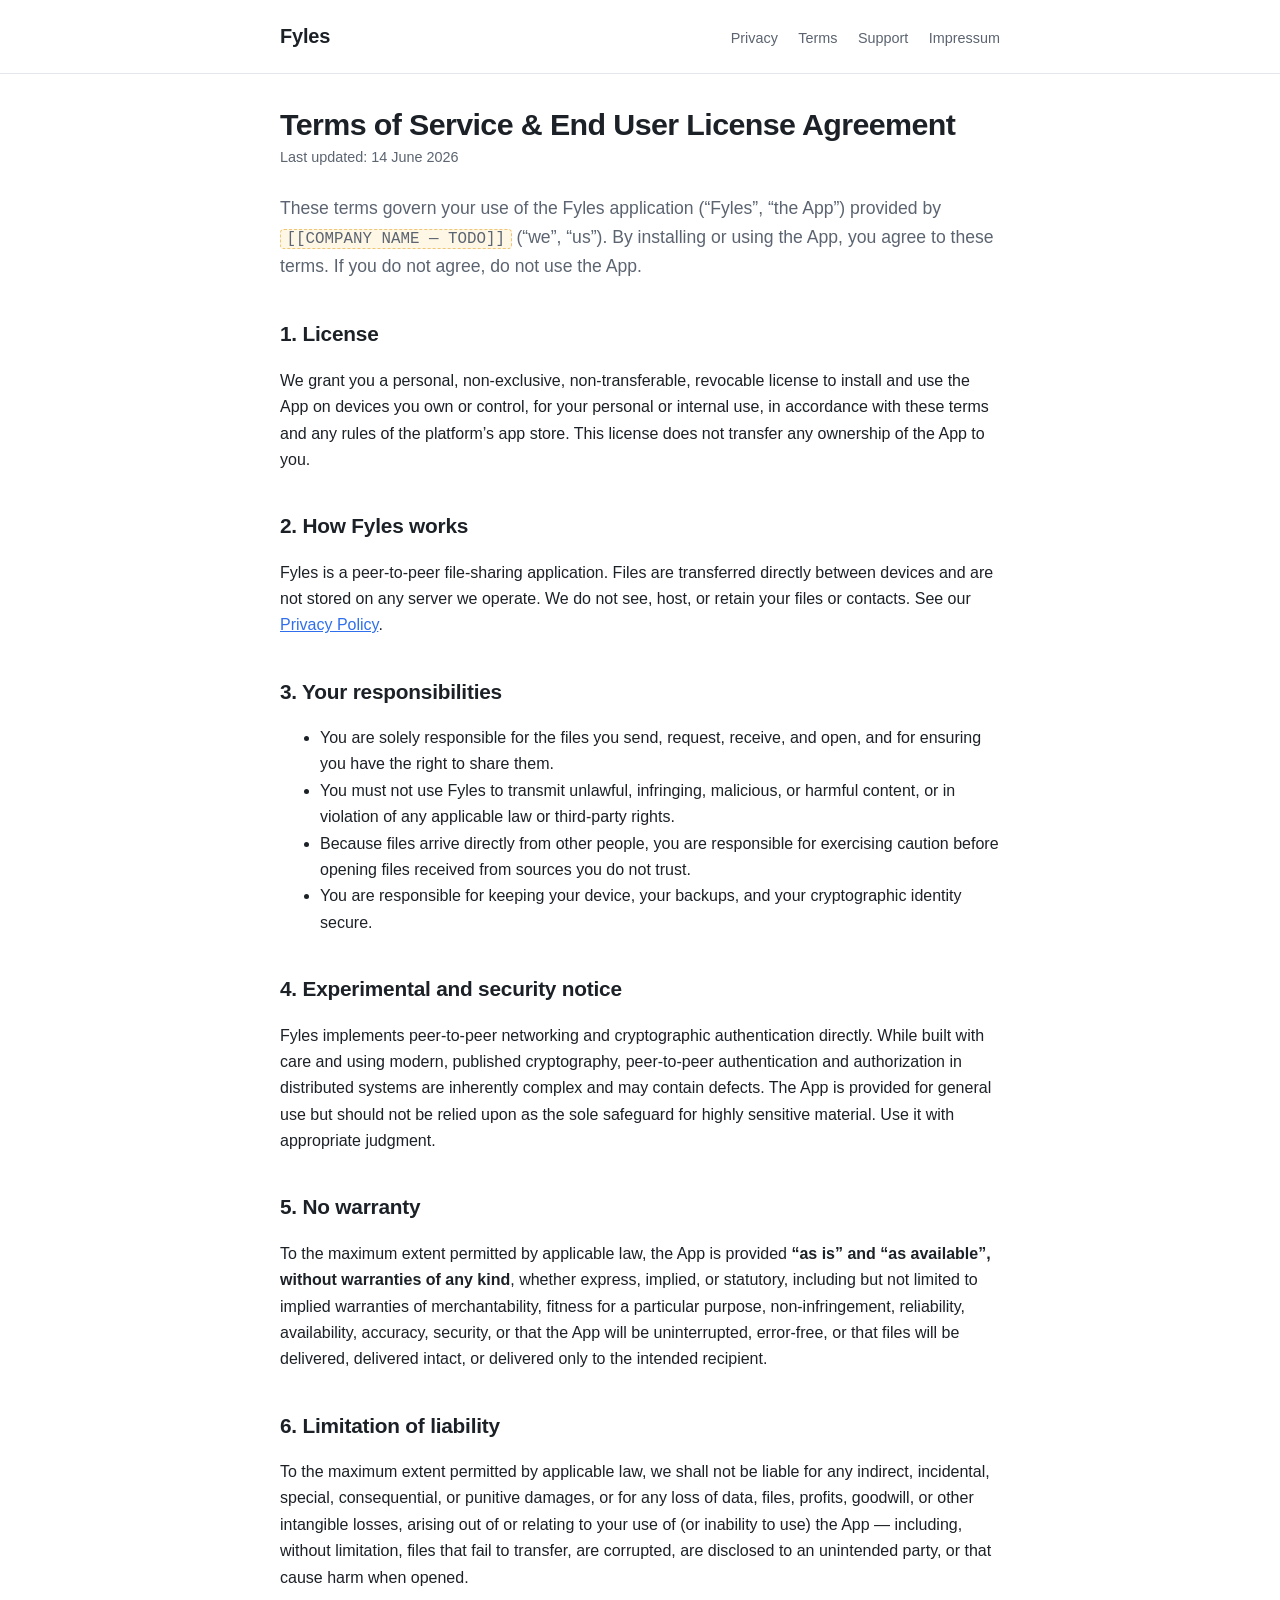
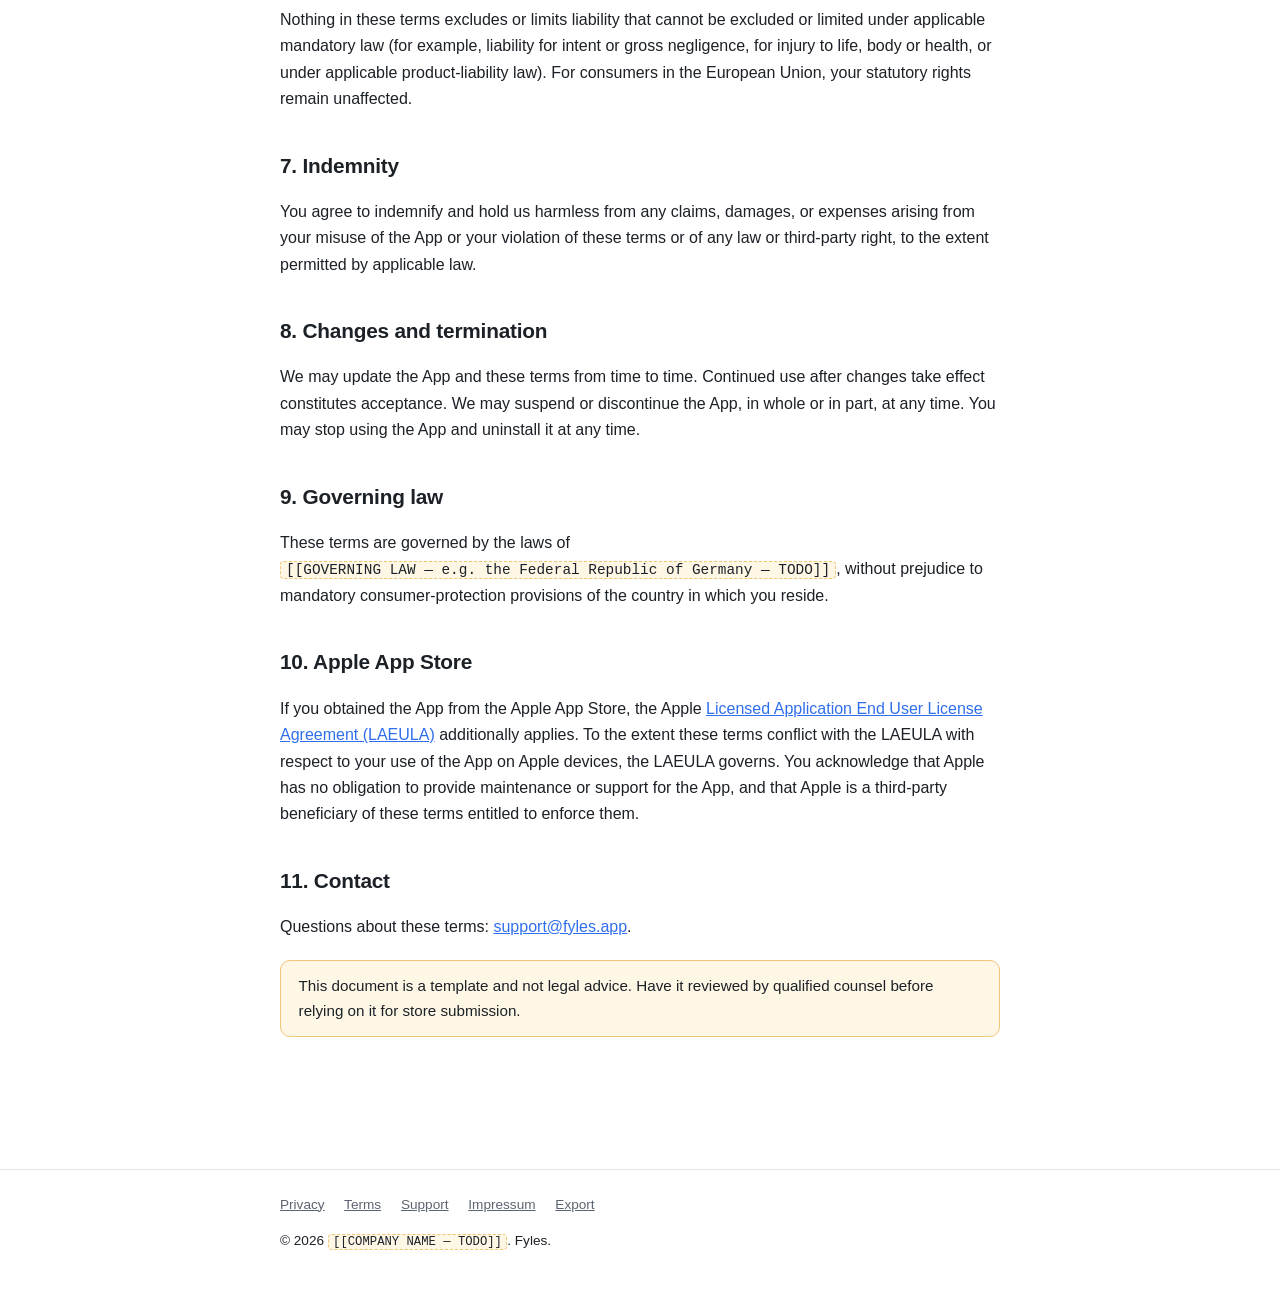
<file: website/terms.html>
<!DOCTYPE html>
<html lang="en">
<head>
  <meta charset="utf-8">
  <meta name="viewport" content="width=device-width, initial-scale=1">
  <title>Terms of Service — Fyles</title>
  <meta name="description" content="Terms of Service and End User License Agreement for the Fyles app.">
  <link rel="stylesheet" href="style.css">
</head>
<body>
  <header class="site">
    <div class="wrap">
      <a class="brand" href="index.html">Fyles</a>
      <nav class="top">
        <a href="privacy.html">Privacy</a>
        <a href="terms.html">Terms</a>
        <a href="support.html">Support</a>
        <a href="impressum.html">Impressum</a>
      </nav>
    </div>
  </header>

  <main class="wrap">
    <h1>Terms of Service &amp; End User License Agreement</h1>
    <p class="updated">Last updated: 14 June 2026</p>

    <p class="lede">
      These terms govern your use of the Fyles application (“Fyles”, “the App”) provided by
      <span class="todo">[[COMPANY NAME — TODO]]</span> (“we”, “us”). By installing or using
      the App, you agree to these terms. If you do not agree, do not use the App.
    </p>

    <h2>1. License</h2>
    <p>
      We grant you a personal, non-exclusive, non-transferable, revocable license to install
      and use the App on devices you own or control, for your personal or internal use, in
      accordance with these terms and any rules of the platform’s app store. This license
      does not transfer any ownership of the App to you.
    </p>

    <h2>2. How Fyles works</h2>
    <p>
      Fyles is a peer-to-peer file-sharing application. Files are transferred directly
      between devices and are not stored on any server we operate. We do not see, host, or
      retain your files or contacts. See our <a href="privacy.html">Privacy Policy</a>.
    </p>

    <h2>3. Your responsibilities</h2>
    <ul>
      <li>
        You are solely responsible for the files you send, request, receive, and open, and
        for ensuring you have the right to share them.
      </li>
      <li>
        You must not use Fyles to transmit unlawful, infringing, malicious, or harmful
        content, or in violation of any applicable law or third-party rights.
      </li>
      <li>
        Because files arrive directly from other people, you are responsible for exercising
        caution before opening files received from sources you do not trust.
      </li>
      <li>
        You are responsible for keeping your device, your backups, and your cryptographic
        identity secure.
      </li>
    </ul>

    <h2>4. Experimental and security notice</h2>
    <p>
      Fyles implements peer-to-peer networking and cryptographic authentication directly.
      While built with care and using modern, published cryptography, peer-to-peer
      authentication and authorization in distributed systems are inherently complex and
      may contain defects. The App is provided for general use but should not be relied upon
      as the sole safeguard for highly sensitive material. Use it with appropriate judgment.
    </p>

    <h2>5. No warranty</h2>
    <p>
      To the maximum extent permitted by applicable law, the App is provided
      <strong>“as is” and “as available”, without warranties of any kind</strong>, whether
      express, implied, or statutory, including but not limited to implied warranties of
      merchantability, fitness for a particular purpose, non-infringement, reliability,
      availability, accuracy, security, or that the App will be uninterrupted, error-free,
      or that files will be delivered, delivered intact, or delivered only to the intended
      recipient.
    </p>

    <h2>6. Limitation of liability</h2>
    <p>
      To the maximum extent permitted by applicable law, we shall not be liable for any
      indirect, incidental, special, consequential, or punitive damages, or for any loss of
      data, files, profits, goodwill, or other intangible losses, arising out of or relating
      to your use of (or inability to use) the App — including, without limitation, files
      that fail to transfer, are corrupted, are disclosed to an unintended party, or that
      cause harm when opened.
    </p>
    <p>
      Nothing in these terms excludes or limits liability that cannot be excluded or limited
      under applicable mandatory law (for example, liability for intent or gross negligence,
      for injury to life, body or health, or under applicable product-liability law). For
      consumers in the European Union, your statutory rights remain unaffected.
    </p>

    <h2>7. Indemnity</h2>
    <p>
      You agree to indemnify and hold us harmless from any claims, damages, or expenses
      arising from your misuse of the App or your violation of these terms or of any law or
      third-party right, to the extent permitted by applicable law.
    </p>

    <h2>8. Changes and termination</h2>
    <p>
      We may update the App and these terms from time to time. Continued use after changes
      take effect constitutes acceptance. We may suspend or discontinue the App, in whole or
      in part, at any time. You may stop using the App and uninstall it at any time.
    </p>

    <h2>9. Governing law</h2>
    <p>
      These terms are governed by the laws of <span class="todo">[[GOVERNING LAW —
      e.g. the Federal Republic of Germany — TODO]]</span>, without prejudice to mandatory
      consumer-protection provisions of the country in which you reside.
    </p>

    <h2>10. Apple App Store</h2>
    <p>
      If you obtained the App from the Apple App Store, the Apple
      <a href="https://www.apple.com/legal/internet-services/itunes/dev/minterms/">Licensed
      Application End User License Agreement (LAEULA)</a> additionally applies. To the extent
      these terms conflict with the LAEULA with respect to your use of the App on Apple
      devices, the LAEULA governs. You acknowledge that Apple has no obligation to provide
      maintenance or support for the App, and that Apple is a third-party beneficiary of
      these terms entitled to enforce them.
    </p>

    <h2>11. Contact</h2>
    <p>
      Questions about these terms: <a href="mailto:support@fyles.app">support@fyles.app</a>.
    </p>

    <p class="note">
      This document is a template and not legal advice. Have it reviewed by qualified
      counsel before relying on it for store submission.
    </p>
  </main>

  <footer class="site">
    <div class="wrap">
      <a href="privacy.html">Privacy</a>
      <a href="terms.html">Terms</a>
      <a href="support.html">Support</a>
      <a href="impressum.html">Impressum</a>
      <a href="export-compliance.html">Export</a>
      <p>© 2026 <span class="todo">[[COMPANY NAME — TODO]]</span>. Fyles.</p>
    </div>
  </footer>
</body>
</html>
</file>
<file: website/style.css>
/* Fyles legal/compliance site — shared styles.
   Plain CSS, no build step. Served as-is by GitHub Pages. */

:root {
  --bg: #ffffff;
  --fg: #1c2127;
  --muted: #5b6470;
  --accent: #2f6fed;
  --border: #e3e7ec;
  --card: #f7f9fc;
  --warn-bg: #fff7e6;
  --warn-border: #f0c674;
  --maxw: 760px;
}

@media (prefers-color-scheme: dark) {
  :root {
    --bg: #14171c;
    --fg: #e6e9ee;
    --muted: #9aa4b1;
    --accent: #7aa2f7;
    --border: #2a2f38;
    --card: #1b1f26;
    --warn-bg: #2b2410;
    --warn-border: #6b5a1f;
  }
}

* { box-sizing: border-box; }

html { -webkit-text-size-adjust: 100%; }

body {
  margin: 0;
  background: var(--bg);
  color: var(--fg);
  font: 16px/1.65 -apple-system, BlinkMacSystemFont, "Segoe UI", Roboto, Helvetica,
    Arial, sans-serif;
}

.wrap {
  max-width: var(--maxw);
  margin: 0 auto;
  padding: 2rem 1.25rem 4rem;
}

header.site {
  border-bottom: 1px solid var(--border);
}

header.site .wrap {
  padding-top: 1.25rem;
  padding-bottom: 1.25rem;
  display: flex;
  align-items: baseline;
  justify-content: space-between;
  gap: 1rem;
  flex-wrap: wrap;
}

header.site a.brand {
  font-weight: 700;
  font-size: 1.25rem;
  color: var(--fg);
  text-decoration: none;
  letter-spacing: -0.01em;
}

nav.top a {
  color: var(--muted);
  text-decoration: none;
  margin-left: 1rem;
  font-size: 0.9rem;
}
nav.top a:hover { color: var(--accent); }

h1 { font-size: 1.9rem; line-height: 1.2; margin: 0 0 0.25rem; letter-spacing: -0.02em; }
h2 { font-size: 1.3rem; margin: 2.25rem 0 0.5rem; letter-spacing: -0.01em; }
h3 { font-size: 1.05rem; margin: 1.5rem 0 0.4rem; }

p, li { color: var(--fg); }

a { color: var(--accent); }

.updated { color: var(--muted); font-size: 0.9rem; margin: 0 0 1.5rem; }

.lede { font-size: 1.1rem; color: var(--muted); }

.card {
  background: var(--card);
  border: 1px solid var(--border);
  border-radius: 10px;
  padding: 1rem 1.25rem;
  margin: 1rem 0;
}

.note {
  background: var(--warn-bg);
  border: 1px solid var(--warn-border);
  border-radius: 10px;
  padding: 0.75rem 1.1rem;
  margin: 1.25rem 0;
  font-size: 0.95rem;
}

.todo {
  background: var(--warn-bg);
  border: 1px dashed var(--warn-border);
  border-radius: 4px;
  padding: 0 0.35em;
  font-family: ui-monospace, SFMono-Regular, Menlo, Consolas, monospace;
  font-size: 0.9em;
  white-space: nowrap;
}

ul.links { list-style: none; padding: 0; }
ul.links li {
  border: 1px solid var(--border);
  border-radius: 10px;
  margin: 0.6rem 0;
  padding: 0.85rem 1.1rem;
  background: var(--card);
}
ul.links li a { font-weight: 600; text-decoration: none; font-size: 1.05rem; }
ul.links li .why { display: block; color: var(--muted); font-size: 0.9rem; margin-top: 0.15rem; }

table { border-collapse: collapse; width: 100%; margin: 1rem 0; font-size: 0.95rem; }
th, td { border: 1px solid var(--border); padding: 0.5rem 0.65rem; text-align: left; vertical-align: top; }
th { background: var(--card); }

code {
  font-family: ui-monospace, SFMono-Regular, Menlo, Consolas, monospace;
  font-size: 0.9em;
  background: var(--card);
  border: 1px solid var(--border);
  border-radius: 4px;
  padding: 0.05em 0.35em;
}

footer.site {
  border-top: 1px solid var(--border);
  margin-top: 3rem;
  color: var(--muted);
  font-size: 0.85rem;
}
footer.site .wrap { padding-top: 1.5rem; padding-bottom: 2.5rem; }
footer.site a { color: var(--muted); margin-right: 1rem; }
</file>
